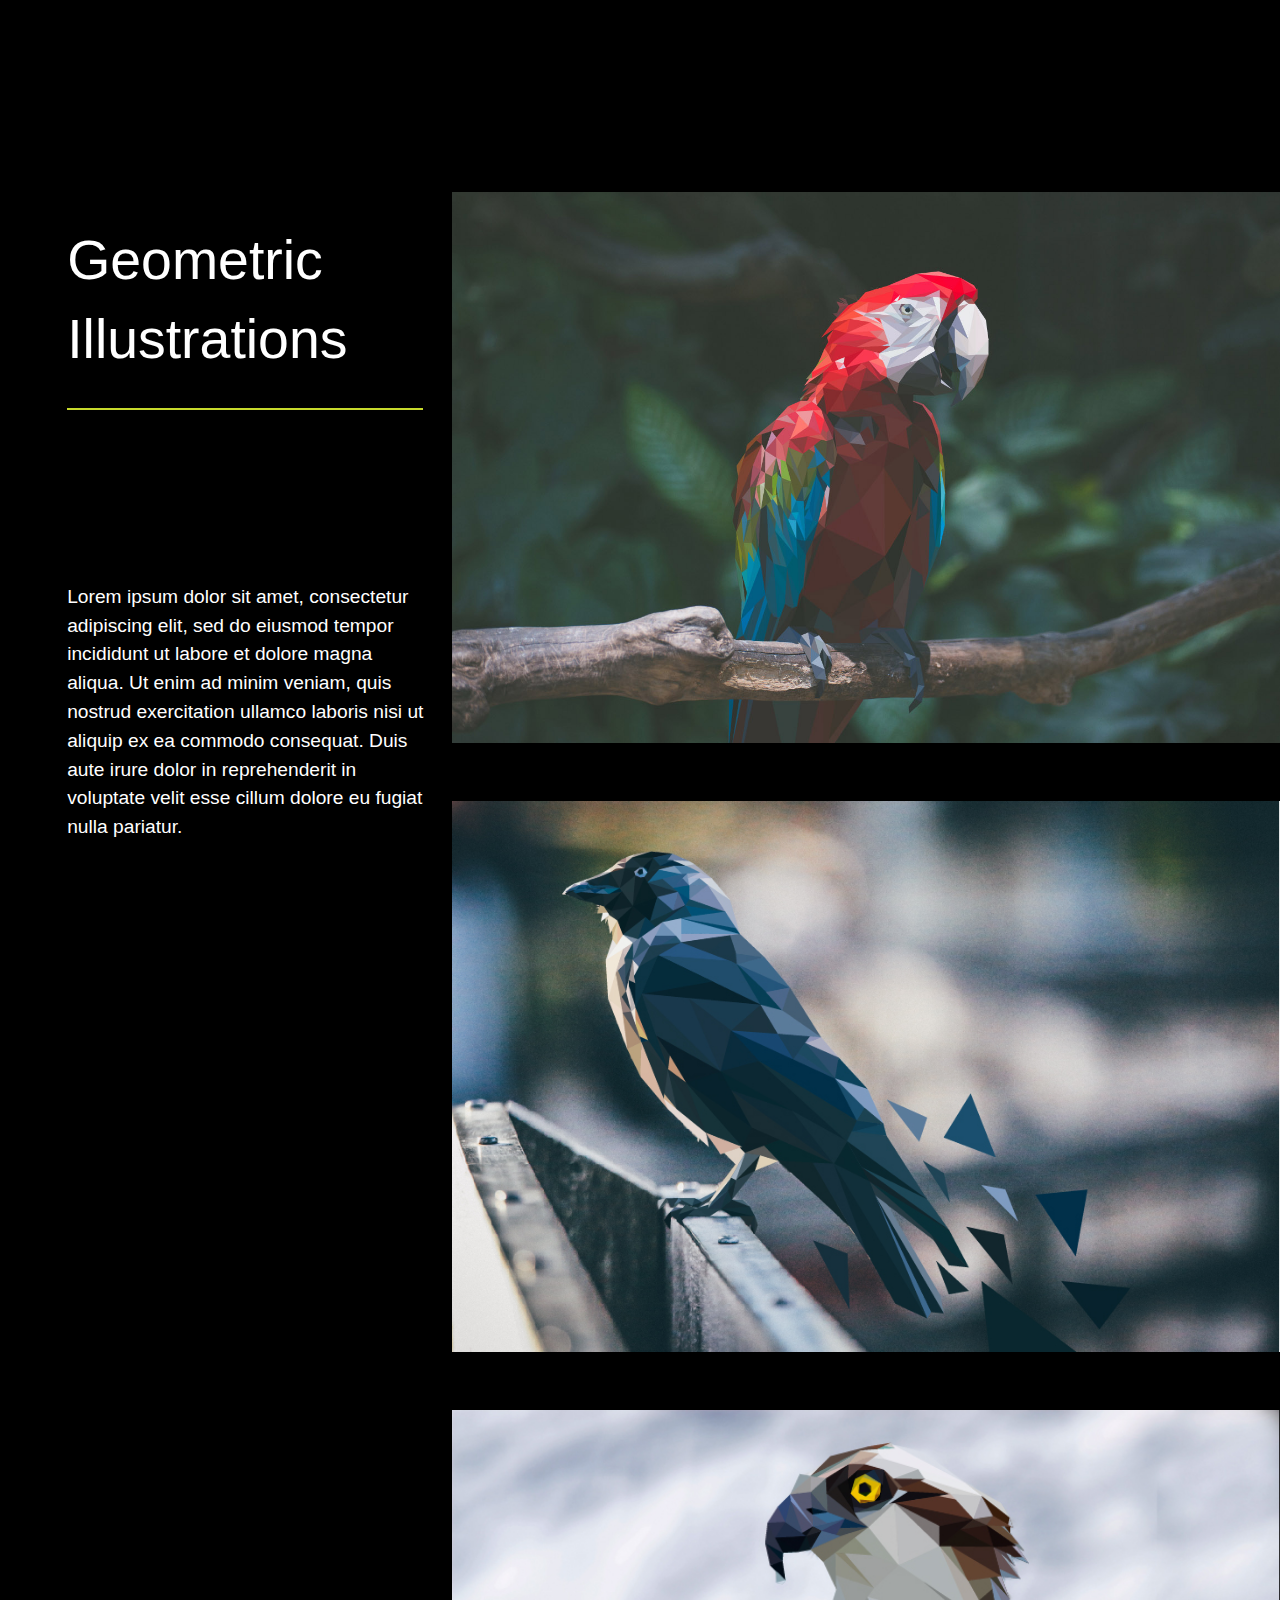
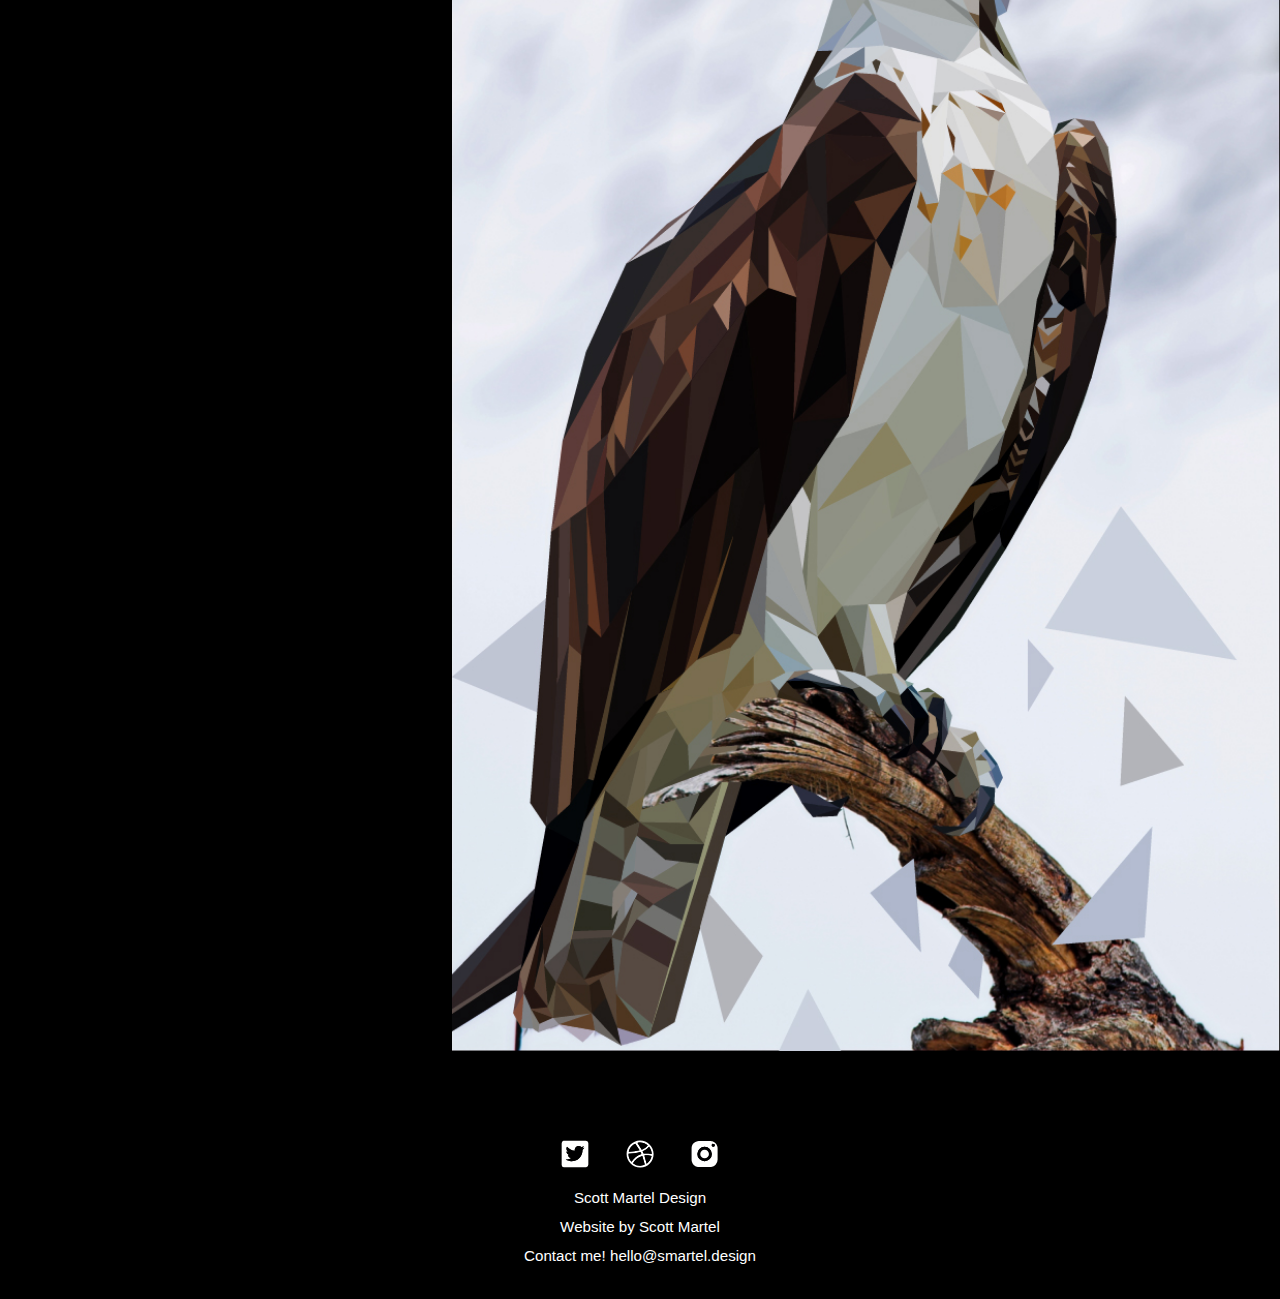
<file: home/geometric-illustrations.html>
<!DOCTYPE html>
<html lang="en-ca">
<head>
<meta charset="utf-8">
<title>Geometric Illustrations</title>
<meta name="viewport" content="width=device-width,initial-scale=1">
<meta name="handheldfriendly" content="true">
<meta name="mobileoptimized" content="240">
<link href="css/modules.css" rel="stylesheet">
<link href="css/grid.css" rel="stylesheet">
<link href="css/type.css" rel="stylesheet">
<link href="css/main.css" rel="stylesheet">
</head>
<body>

<main>

  <main>
    <div class="banner grid">
      <div class="unit s-1 m-1 l-1-3">
        <div class="grid">
          <div class="unit s-1 m-1 banner-text banner-box island">
            <h1 class="tena">Geometric<br>Illustrations</h1>
            <hr class=""><br>
            <div class="push-2">
            </div>
          </div>

          <div class="unit s-1 m-1 island">
              <p>Lorem ipsum dolor sit amet, consectetur adipiscing elit, sed do eiusmod tempor incididunt ut labore et dolore magna aliqua. Ut enim ad minim veniam, quis nostrud exercitation ullamco laboris nisi ut aliquip ex ea commodo consequat. Duis aute irure dolor in reprehenderit in voluptate velit esse cillum dolore eu fugiat nulla pariatur.<p>
          </div>
        </div>
      </div>


      <div class="unit s-1 m-1 l-2-3">
        <div class="push-2 embed embed-3by2">
          <img class="embed-item" src="images/geoparrot.jpg">
        </div>

        <div class="push-2 embed embed-3by2">
          <img class="embed-item" src="images/geoblackbird.jpg">
        </div>

        <div class="push-2 embed embed-2by3">
          <img class="embed-item" src="images/geoosprey.jpg">
        </div>
      </div>
    </div>

    <footer class="micro pad-t pad-b">


      <div class="text-center push-1-2">
        <div class="icons inline-block">
          <a href="https://twitter.com/ScottyMartel">
            <i class="icon i-32">
              <img class="img-flex" src="images/twitter-icon-white.svg">
            </i>
          </a>
        </div>

        <div class="icons inline-block gutter">
          <a href="https://dribbble.com/Smartel">
            <i class="icon i-32">
              <img class="img-flex" src="images/dribbble-icon-white.svg">
            </i>
          </a>
        </div>

        <div class="icons inline-block">
          <a href="https://www.instagram.com/scott.martel/">
            <i class="icon i-32">
              <img class="img-flex" src="images/instagram-icon-white.svg">
            </i>
          </a>
        </div>
      </div>

      <div>
        <p class="text-center push-0">Scott Martel Design</p>
        <p class="text-center push-0">Website by Scott Martel</p>
        <address class="text-center push-0"><a href="mailto:hello@smartel.design">Contact me!  hello@smartel.design</a></address>
      </div>

    </footer>

</main>

</body>
</html>
</file>
<file: home/css/modules.css>
/*
 * Modulifier || Code released under the UNLICENSE
 * Code under other copyrights & licenses listed below.
 * https://modulifier.web-dev.tools/#responsive;images;list-group;embed;media-object;icons;hidden;positioning;nice-lists;forms;buttons;accessibility;print
 */

@-moz-viewport { width: device-width; scale: 1; }
@-ms-viewport { width: device-width; scale: 1; }
@-o-viewport { width: device-width; scale: 1; }
@-webkit-viewport { width: device-width; scale: 1; }
@viewport { width: device-width; scale: 1; }

html {
  box-sizing: border-box;
  -moz-text-size-adjust: 100%;
  -ms-text-size-adjust: 100%;
  -webkit-text-size-adjust: 100%;
  text-size-adjust: 100%;
}

*, *::before, *::after {
  box-sizing: inherit;
}

body {
  margin: 0;
}

article,
aside,
details,
figcaption,
figure,
footer,
header,
main,
menu,
nav,
section,
summary {
  display: block;
}

audio,
canvas,
progress,
video {
  display: inline-block;
  vertical-align: baseline;
}

template {
  display: none;
}

details {
  cursor: pointer;
}

audio:not([controls]) {
  display: none;
  height: 0;
}

a,
area,
button,
input,
label,
select,
textarea,
[tabindex] {
  -ms-touch-action: manipulation;
  touch-action: manipulation;
}

img {
  border: 0;
}

.img-flex,
.img-flex img {
  display: block;
  width: 100%;
}

svg {
  fill: currentColor;
}

svg:not(:root) {
  overflow: hidden;
}

svg.img-flex {
  width: 100%;
  height: 100%;
}

.image-replacement, .ir {
  overflow: hidden;
  direction: ltr;
  text-align: left;
  text-indent: 100%;
  white-space: nowrap;
}

.list-group, .list-group-inline, .list-group--inline {
  padding-left: 0;
  list-style-type: none;
}

.list-group > dd {
  margin-left: 0;
}

.list-group-inline::before,
.list-group-inline::after,
.list-group--inline::before,
.list-group--inline::after {
  content: "";
  display: table;
}

.list-group-inline::after,
.list-group--inline::after {
  clear: both;
}

.list-group-inline > li,
.list-group--inline > li {
  display: inline-block;
}

.list-group-inline > dt,
.list-group--inline > dt {
  clear: left;
  float: left;
  width: 11em;
}

.list-group-inline > dd,
.list-group--inline > dd {
  float: left;
  min-width: 12em;
}

.embed {
  margin-left: 0;
  margin-right: 0;
  overflow: hidden;
  position: relative;
  width: 100%;
}

.embed-1by1, .embed--1by1 {
  padding-top: 100%; /* Square */
}

.embed-4by3, .embed--4by3 {
  padding-top: 75%; /* Traditional TV/computer screens */
}

.embed-iso216, .embed--iso216 {
  padding-top: 70.92%; /* A-standard paper sizes */
}

.embed-3by2, .embed--3by2 {
  padding-top: 66.6%; /* Classic 35 mm film & most digital photos, landscape */
}

.embed-2by3, .embed--2by3 {
  padding-top: 150%; /* Classic 35 mm film & most digital photos, portrait */
}

.embed-golden, .embed--golden {
  padding-top: 61.8%; /* The Golden Ratio */
}

.embed-16by9, .embed--16by9 {
  padding-top: 56.25%; /* HD TV */
}

.embed-185by100, .embed--185by100 {
  padding-top: 54.05%; /* Common widescreen cinema */
}

.embed-24by10, .embed--24by10 {
  padding-top: 41.667%; /* Widescreen cinema: 2.4:1 */
}

.embed-3by1, .embed--3by1 {
  padding-top: 33.3333%; /* Panorama photos */
}

.embed-4by1, .embed--4by1 {
  padding-top: 25%; /* Polyvision */
}

.embed-5by1, .embed--5by1 {
  padding-top: 20%; /* Really wide... */
}

.embed-item, .embed__item {
  min-height: 100%;
  left: 0;
  position: absolute;
  top: 0;
  width: 100%;
}

.media {
  overflow: hidden;
}

.media-img, .media__img {
  float: left;
}

.media-img-reversed, .media__img--reversed {
  float: right;
}

.media-img-stacked, .media__img--stacked {
  float: none;
}

.media-body, .media__body {
  overflow: hidden;
  min-width: 12em; /* Slightly less than 200px, responsiveness built in */
}

.icon {
  display: inline-block;
  position: relative;
  background: transparent none no-repeat center center;
  background-size: contain;
  vertical-align: middle;
}

.i-16, .i--16 {
  height: 16px;
  width: 16px;
}

.i-18, .i--18 {
  height: 18px;
  width: 18px;
}

.i-20, .i--20 {
  height: 20px;
  width: 20px;
}

.i-24, .i--24 {
  height: 24px;
  width: 24px;
}

.i-32, .i--32 {
  height: 32px;
  width: 32px;
}

.i-48, .i--48 {
  height: 48px;
  width: 48px;
}

.i-64, .i--64 {
  height: 64px;
  width: 64px;
}

.i-96, .i--96 {
  height: 96px;
  width: 96px;
}

.i-128, .i--128 {
  height: 128px;
  width: 128px;
}

.i-192, .i--192 {
  height: 192px;
  width: 192px;
}

.i-256, .i--256 {
  height: 256px;
  width: 256px;
}

.icon img,
.icon svg {
  left: 0;
  height: 100%;
  position: absolute;
  top: 0;
  width: 100%;
  fill: currentColor;
}

.icon-label {
  vertical-align: middle;
}

.icon-link,
.icon-link:focus,
.icon-link:hover {
  text-decoration: none;
}

[hidden], .hidden {
  /* stylelint-disable declaration-no-important */
  display: none !important;
  visibility: hidden !important;
  /* stylelint-enable */
}

.visually-hidden {
  height: 1px;
  margin: -1px;
  overflow: hidden;
  padding: 0;
  position: absolute;
  width: 1px;
  border: 0;
  clip: rect(0 0 0 0);
  clip-path: inset(50%);
}

.visually-hidden.focusable:active, .visually-hidden.focusable:focus {
  height: auto;
  margin: 0;
  overflow: visible;
  position: static;
  width: auto;
  clip: auto;
  clip-path: none;
}

.invisible {
  visibility: hidden;
}

.chop,
.crop {
  overflow: hidden;
}

.truncate {
  max-width: 100%;
  overflow: hidden;
  width: 100%;
  text-overflow: ellipsis;
  white-space: nowrap;
}

.scrollable {
  max-width: 100%;
  overflow-x: auto;
  overflow-y: hidden;
  -webkit-overflow-scrolling: touch;
}

.clearfix::after {
  content: " ";
  display: block;
  clear: both;
}

.left {
  float: left;
}

.right {
  float: right;
}

.center-text,
.center-flow {
  text-align: center;
}

.center-block {
  margin-left: auto;
  margin-right: auto;
}

.no-auto-margins,
.not-centered {
  /* stylelint-disable declaration-no-important */
  margin-left: 0 !important;
  margin-right: 0 !important;
  /* stylelint-enable */
}

.center-content,
.center-content-vertical,
.center-contents,
.center-contents-vertical {
  display: -webkit-flex;
  display: -ms-flexbox;
  display: flex;
  -webkit-justify-content: center;
  -ms-flex-pack: center;
  justify-content: center;
  -webkit-align-items: center;
  -ms-flex-align: center;
  align-items: center;
  -webkit-align-content: center;
  -ms-flex-line-pack: center;
  align-content: center;
  -webkit-flex-direction: column wrap;
  -ms-flex-direction: column wrap;
  flex-flow: column wrap;
}

.center-content-start,
.center-content-vertical-start,
.center-contents-start,
.center-contents-vertical-start {
  display: -webkit-flex;
  display: -ms-flexbox;
  display: flex;
  -webkit-justify-content: center;
  -ms-flex-pack: center;
  justify-content: center;
  -webkit-flex-direction: column wrap;
  -ms-flex-direction: column wrap;
  flex-flow: column wrap;
}

.center-content-horizontal,
.center-contents-horizontal {
  display: -webkit-flex;
  display: -ms-flexbox;
  display: flex;
  -webkit-justify-content: center;
  -ms-flex-pack: center;
  justify-content: center;
  -webkit-align-items: center;
  -ms-flex-align: center;
  align-items: center;
  -webkit-align-content: center;
  -ms-flex-line-pack: center;
  align-content: center;
  -webkit-flex-direction: row wrap;
  -ms-flex-direction: row wrap;
  flex-flow: row wrap;
}

.inline {
  display: inline;
}

.block {
  display: block;
}

.inline-block, .ib {
  display: inline-block;
}

.valign-top {
  vertical-align: top;
}

.valign-bottom {
  vertical-align: bottom;
}

.valign-middle {
  vertical-align: middle;
}

.fixed {
  position: fixed;
}

.relative {
  position: relative;
}

[class*="pin-"],
.absolute {
  position: absolute;
}

.static {
  position: static;
}

.zindex-1 {
  z-index: 1;
}

.zindex-2 {
  z-index: 2;
}

.zindex-3 {
  z-index: 3;
}

.zindex-1000 {
  z-index: 1000;
}

.pin-top-left,
.pin-left-top,
.pin-tl,
.pin-lt {
  top: 0;
  left: 0;
}

.pin-top-right,
.pin-right-top,
.pin-tr,
.pin-rt {
  top: 0;
  right: 0;
}

.pin-bottom-left,
.pin-left-bottom,
.pin-bl,
.pin-lb {
  bottom: 0;
  left: 0;
}

.pin-bottom-right,
.pin-right-bottom,
.pin-br,
.pin-rb {
  bottom: 0;
  right: 0;
}

.pin-top-center,
.pin-center-top,
.pin-tc,
.pin-ct {
  left: 50%;
  top: 0;
  transform: translateX(-50%);
}

.pin-bottom-center,
.pin-center-bottom,
.pin-bc,
.pin-cb {
  bottom: 0;
  left: 50%;
  transform: translateX(-50%);
}

.pin-center-left,
.pin-left-center,
.pin-cl,
.pin-lc {
  left: 0;
  top: 50%;
  transform: translateY(-50%);
}

.pin-center-right,
.pin-right-center,
.pin-cr,
.pin-rc {
  right: 0;
  top: 50%;
  transform: translateY(-50%);
}

.pin-center, .pin-c {
  left: 50%;
  top: 50%;
  transform: translate(-50%, -50%);
}

.width-quarter, .w-1-4 {
  width: 25%;
}

.width-half, .w-1-2 {
  width: 50%;
}

.width-full, .w-1 {
  width: 100%;
}

.height-quarter, .h-1-4 {
  height: 25%;
}

.height-half, .h-1-2 {
  height: 50%;
}

.height-full, .h-1 {
  height: 100%;
}

.height-win-quarter, .h-w-1-4 {
  height: 25vh;
  max-height: 46em;
}

.height-win-half, .h-w-1-2 {
  height: 50vh;
  max-height: 46em;
}

.height-win-full, .h-w-1 {
  height: 100vh;
  max-height: 46em;
}

ul {
  list-style-type: none;
}

ul > li::before {
  content: "·";
  float: left;
  margin-left: -1.6em;
  width: 1.3em;
  text-align: right;
}

ol {
  counter-reset: ol-simple-numbers;
  list-style-type: none;
}

ol > li::before {
  float: left;
  margin-left: -1.6em;
  width: 1.3em;
  counter-increment: ol-simple-numbers;
  content: counter(ol-simple-numbers);
  text-align: right;
}

.list-group > li::before,
.list-group-inline > li::before,
.list-group--inline > li::before {
  content: none;
}

/* stylelint-disable no-descending-specificity */

/*
 * (c) Nicolas Gallagher and Jonathan Neal of Normalize.css || MIT License
 *     https://necolas.github.io/normalize.css/
 */

button,
input,
optgroup,
select,
textarea {
  color: inherit;
  font: inherit;
  margin: 0;
}

button,
input {
  overflow: visible;
}

button,
select {
  text-transform: none;
}

button,
html [type="button"],
[type="reset"],
[type="submit"] {
  -webkit-appearance: button;
  cursor: pointer;
}

button[disabled],
html input[disabled] {
  cursor: default;
}

button::-moz-focus-inner,
input::-moz-focus-inner {
  border: 0;
  padding: 0;
}

[type="checkbox"],
[type="radio"] {
  opacity: 0;
  position: absolute;
  height: 1px;
  width: 1px;
}

[type="number"]::-webkit-inner-spin-button,
[type="number"]::-webkit-outer-spin-button {
  height: auto;
}

[type="search"]::-webkit-search-cancel-button,
[type="search"]::-webkit-search-decoration {
  -webkit-appearance: none;
}

fieldset {
  padding-left: 0;
  padding-right: 0;

  border: 0;
  border-top: 2px solid #666;
}

legend {
  color: inherit;
  display: table;
  max-width: 100%;
  padding: 0 .3em 0 0;
  white-space: normal;

  border: 0;

  font-weight: bold;
}

optgroup {
  font-weight: bold;
}

::-webkit-input-placeholder {
  color: inherit;
  opacity: .54;
}

::-webkit-file-upload-button {
  -webkit-appearance: button;
  font: inherit;
}

/* End Normalize.css code */

label,
.label-block {
  display: block;
  cursor: pointer;
}

[type="checkbox"] + label,
[type="radio"] + label,
.label-inline {
  display: inline-block;
}

input:not([type]),
[type="text"],
[type="number"],
[type="search"],
[type="url"],
[type="email"],
[type="password"],
[type="tel"],
[type="datetime-local"],
[type="month"],
[type="week"],
[type="date"],
[type="time"],
[type="range"],
select,
textarea {
  -moz-appearance: none;
  -webkit-appearance: none;
  appearance: none;
}

input,
textarea {
  display: block;
  width: 100%;

  background-color: #fff;
  border: 2px solid #666;
  border-radius: 0;
}

label {
  vertical-align: middle;
}

textarea {
  max-width: 100%;
  min-height: 4em;
  overflow: auto;
}

[type="color"] {
  display: inline-block;
  width: 2em;
}

select {
  display: block;
  width: 100%;

  background-image: url("data:image/svg+xml,%3Csvg xmlns='http://www.w3.org/2000/svg' width='256' height='256' viewBox='0 0 256 256'%3E%3Cpath fill='none' stroke='%23000' stroke-miterlimit='10' stroke-width='70' d='M36.3 82.1l91.9 91.8 91.5-91.8'/%3E%3C/svg%3E");
  background-repeat: no-repeat;
  background-position: calc(100% - .4em) center;
  background-size: 18px auto;
  background-color: #fff;
  border: 2px solid #666;
  border-radius: 0;
}

[type="checkbox"] + label::before {
  content: " ";
  display: inline-block;
  height: 1.8em;
  margin-right: .3em;
  position: relative;
  vertical-align: middle;
  top: -.1em;
  width: 1.8em;

  background-color: #fff;
  background-size: cover;
  border: 2px solid #666;

  line-height: inherit;
}

[type="checkbox"]:checked + label::before {
  background-image: url("data:image/svg+xml,%3Csvg xmlns='http://www.w3.org/2000/svg' width='256' height='256' viewBox='0 0 256 256'%3E%3Cpath fill='none' stroke='%23000' stroke-miterlimit='10' stroke-width='50' d='M49.9 130.1l50.8 50.7L206.1 75.2'/%3E%3C/svg%3E");
}

[type="checkbox"]:focus + label::before {
  outline: 3px solid #000;
  z-index: 1000;
}

[type="radio"] + label::before {
  content: " ";
  display: inline-block;
  height: 1.8em;
  margin-right: .3em;
  position: relative;
  vertical-align: middle;
  top: -.1em;
  width: 1.8em;

  background-color: #fff;
  background-size: cover;
  border: 2px solid #666;
  border-radius: 50%;

  line-height: inherit;
}

[type="radio"]:checked + label::before {
  background-image: url("data:image/svg+xml,%3Csvg xmlns='http://www.w3.org/2000/svg' width='256' height='256' viewBox='0 0 256 256'%3E%3Ccircle cx='128' cy='128' r='70.4'/%3E%3C/svg%3E");
}

[type="radio"]:focus + label::before,
[type="radio"] + label:focus::before {
  box-shadow: 0 0 0 3px #000;
  z-index: 1000;
}

[type="range"] {
  border: 0;
  background-color: #fff;
}

[type="range"]::-webkit-slider-runnable-track {
  height: 6px;

  -webkit-appearance: none;
  appearance: none;
  background-color: #ccc;
  border: 0;
  border-radius: 3px;
}

[type="range"]:active::-webkit-slider-runnable-track {
  background-color: #ccc;
}

[type="range"]::-moz-range-track {
  height: 6px;

  -moz-appearance: none;
  appearance: none;
  background-color: #ccc;
  border: 0;
  border-radius: 3px;
}

[type="range"]:active::-moz-range-track {
  background-color: #ccc;
}

[type="range"]::-ms-track {
  height: 6px;

  -ms-appearance: none;
  appearance: none;
  background-color: #ccc;
  border: 0;
  border-radius: 3px;
}

[type="range"]:active::-ms-track {
  background-color: #ccc;
}

[type="range"]::-webkit-slider-thumb {
  margin-top: -4px;
  height: 16px;
  width: 16px;

  -webkit-appearance: none;
  appearance: none;
  background-color: #000;
  border: none;
  border-radius: 50%;
}

[type="range"]:hover::-webkit-slider-thumb {
  background-color: #000;
}

[type="range"]:active::-webkit-slider-thumb {
  background-color: #000;
}

[type="range"]::-moz-range-thumb {
  margin-top: -4px;
  height: 16px;
  width: 16px;

  -webkit-appearance: none;
  appearance: none;
  background-color: #000;
  border: none;
  border-radius: 50%;
}

[type="range"]:hover::-moz-range-thumb {
  background-color: #000;
}

[type="range"]:active::-moz-range-thumb {
  background-color: #000;
}

[type="range"]::-ms-thumb {
  margin-top: -4px;
  height: 16px;
  width: 16px;

  -webkit-appearance: none;
  appearance: none;
  background-color: #000;
  border: none;
  border-radius: 50%;
}

[type="range"]:hover::-ms-thumb {
  background-color: #000;
}

[type="range"]:active::-ms-thumb {
  background-color: #000;
}

[type="checkbox"].hide-custom-input + label::before,
[type="checkbox"] + .hide-custom-input::before,
[type="radio"].hide-custom-input + label::before,
[type="radio"] + .hide-custom-input::before {
  content: none;
  display: none;
}

/* stylelint-enable */

.link-box {
  display: block;
  text-decoration: none;
}

/* stylelint-disable no-descending-specificity */

button,
.btn {
  cursor: pointer;
  display: inline-block;
  margin: 0;
  overflow: visible;
  padding: .375em .75em .42em;
  -webkit-appearance: none;
  -moz-appearance: none;
  appearance: none;
  background-color: #333;
  border-radius: 4px;
  border: 3px solid #333;
  color: #fff;
  font: inherit;
  text-decoration: none;
  text-transform: none;
}

button::-moz-focus-inner {
  border: 0;
  padding: 0;
}

/* stylelint-enable */

button:focus,
button:hover,
.btn:focus,
.btn:hover {
  background-color: #000;
  border-color: #000;
  color: #fff;
}

button[disabled] {
  cursor: default;
}

.btn-light, .btn--light {
  background-color: #e2e2e2;
  border-color: #e2e2e2;
  color: #000;
}

.btn-light:focus,
.btn-light:hover,
.btn--light:focus,
.btn--light:hover {
  background-color: #666;
  border-color: #666;
  color: #fff;
}

.btn-ghost,
.btn--ghost {
  background-color: transparent;
  border-color: #333;
  color: #000;
}

.btn-ghost:focus,
.btn-ghost:hover,
.btn--ghost:focus,
.btn--ghost:hover {
  background-color: #e2e2e2;
  border-color: #000;
  color: #000;
}

.btn-link {
  display: inline;
  padding: 0;
  background-color: transparent;
  border-radius: 0;
  border: 0;
  color: inherit;
}

.btn-link:focus,
.btn-link:hover {
  background-color: transparent;
  color: inherit;
}

a:hover, a:active {
  outline: none;
}

a:focus,
[tabindex="0"]:focus,
details:focus,
summary:focus,
input:focus,
textarea:focus,
button:focus,
select:focus {
  outline: 3px solid #000;
  outline-offset: 0;
}

a:focus, [tabindex="0"]:focus {
  outline-offset: 3px;
}

.skip-links {
  margin: 0;
  padding: 0;
  list-style-type: none;
}

.skip-links > li::before {
  content: none; /* Remove the bullets if nice lists is selected */
}

.skip-links a,
.skip-links button {
  padding: .5em .75em;
  position: absolute;
  top: -10em;
  z-index: 10000; /* To make sure they're always on top */
  background-color: #000;
  border: 0;
  color: #fff;
  font-size: 1.125rem;
  font-weight: bold;
  text-decoration: none;
}

.skip-links a:focus,
.skip-links button:focus {
  outline-offset: 3px;
  top: 0;
}

[aria-busy="true"] {
  cursor: progress;
}

[aria-controls] {
  cursor: pointer;
}

[aria-disabled] {
  cursor: default;
}

.print-only {
  display: none;
  visibility: hidden;
}

.page-break-before {
  page-break-before: always;
}

.page-break-after {
  page-break-after: always;
}

.no-page-break-inside {
  page-break-inside: avoid;
}

@media print {

  /* stylelint-disable declaration-no-important */

  .no-print {
    display: none !important;
    visibility: hidden !important;
  }

  .print-only,
  .force-print {
    display: block !important;
    visibility: visible !important;
  }

  /* stylelint-enable */

  .visually-hidden.force-print {
    height: auto;
    margin: 0;
    overflow: visible;
    padding: 0;
    position: static;
    width: auto;
    border: 0;
    clip: initial;
    clip-path: none;
  }

  /*
   * (c) Fabien Sa || MIT License
   *     http://bafs.github.io/Gutenberg/
   */

  table,
  blockquote,
  pre,
  code,
  figure,
  li,
  hr,
  ul,
  ol,
  a,
  tr {
    page-break-inside: avoid;
  }

  h1, h2, h3, h4, h5, h6, p, a {
    orphans: 3;
    widows: 3;
  }

  h1,
  h2,
  h3,
  h4,
  h5,
  h6 {
    page-break-after: avoid;
    page-break-inside: avoid;
  }

  h1 + p,
  h2 + p,
  h3 + p,
  h4 + p,
  h5 + p,
  h6 + p {
    page-break-before: avoid;
  }

  img {
    page-break-after: auto;
    page-break-before: auto;
    page-break-inside: avoid;
  }

  /* stylelint-disable declaration-no-important */

  pre {
    white-space: pre-wrap !important;
    word-wrap: break-word;
  }

  /* stylelint-enable */

  /* End Gutenberg code */

  /*
   * (c) HTML5 Boilerplate || MIT License
   *     https://html5boilerplate.com/
   */

  /* stylelint-disable declaration-no-important */

  *, *::before, *::after, *::first-letter, *::first-line {
    background: none transparent !important;
    color: #000 !important;
    box-shadow: none !important;
    text-shadow: none !important;
  }

  /* stylelint-enable */

  a, a:visited {
    text-decoration: underline;
  }

  a[href]::after {
    content: " (" attr(href) ")";
  }

  abbr[title]::after {
    content: " (" attr(title) ")";
  }

  a[href^="#"]::after,
  a[href^="javascript:"]::after,
  a.no-print-href::after,
  a.href-no-print::after {
    content: "";
  }

  thead {
    display: table-header-group;
  }

  /* End HTML5 Boilerplate code */

}
</file>
<file: home/css/grid.css>
/*
  Gridifier || Code released under the UNLICENSE
  https://gridifier.web-dev.tools/#xs,4,0,0,0;s,4,25,0,0;m,4,38,1,1;l,4,60,1,1
*/

.grid {
  margin: 0;
  padding: 0;
  letter-spacing: -.31em;
  text-rendering: optimizeSpeed;
  display: -webkit-flex;
  display: -ms-flexbox;
  display: flex;
  -webkit-flex-flow: row wrap;
  -ms-flex-flow: row wrap;
  flex-flow: row wrap;
}

.grid-bottom {
  -webkit-align-items: flex-end;
  -ms-align-items: flex-end;
  align-items: flex-end;
}

.grid-middle {
  -webkit-align-items: center;
  -ms-align-items: center;
  align-items: center;
}

.grid-stretch {
  -webkit-align-items: stretch;
  -ms-align-items: stretch;
  align-items: stretch;
}

.opera-only :-o-prefocus,
.grid {
  word-spacing: -.43em;
}

.unit {
  letter-spacing: normal;
  text-rendering: auto;
  vertical-align: top;
  word-spacing: normal;
  display: inline-block;
  visibility: visible;
}

.grid-bottom .unit {
  vertical-align: bottom;
}

.grid-middle .unit {
  vertical-align: middle;
}

[class*="unit-push-"],
[class*="unit-pull-"] {
  position: relative;
}

.unit-content-distribute {
  display: -ms-flexbox;
  display: -webkit-flex;
  display: flex;
  -ms-flex-direction: column;
  -webkit-flex-direction: column;
  flex-direction: column;
  -ms-flex-pack: justify;
  -webkit-justify-content: space-between;
  justify-content: space-between;
}

.unit-content-center,
.unit-content-center-vertical {
  display: -webkit-flex;
  display: -ms-flexbox;
  display: flex;
  -webkit-justify-content: center;
  -ms-flex-pack: center;
  justify-content: center;
  -webkit-align-items: center;
  -ms-flex-align: center;
  align-items: center;
  -webkit-align-content: center;
  -ms-flex-line-pack: center;
  align-content: center;
  -webkit-flex-direction: column wrap;
  -ms-flex-direction: column wrap;
  flex-flow: column wrap;
}

.unit-content-center-horizontal {
  display: -webkit-flex;
  display: -ms-flexbox;
  display: flex;
  -webkit-justify-content: center;
  -ms-flex-pack: center;
  justify-content: center;
  -webkit-align-items: center;
  -ms-flex-align: center;
  align-items: center;
  -webkit-align-content: center;
  -ms-flex-line-pack: center;
  align-content: center;
  -webkit-flex-direction: row wrap;
  -ms-flex-direction: row wrap;
  flex-flow: row wrap;
}

.content-fill,
.content-stretch {
  -ms-flex-grow: 2;
  -webkit-flex-grow: 2;
  flex-grow: 2;
  max-width: 100%; /* @bugfix: IE 10, 11 */
}

.content-shrink {
  -ms-align-self: center;
  -webkit-align-self: center;
  align-self: center;
}

.unit-xs-hidden,
.xs-0 {
  display: none;
  visibility: hidden;
}

.unit-xs-centered {
  margin: 0 auto;
}

.unit-xs-1,
.xs-1 {
  display: block;
  visibility: visible;
  width: 100%;
}

.unit-xs-1-2,
.xs-1-2 {
  width: 50%;
}

.unit-xs-1-3,
.xs-1-3 {
  width: 33.3333%;
}

.unit-xs-2-3,
.xs-2-3 {
  width: 66.6667%;
}

.unit-xs-1-4,
.xs-1-4 {
  width: 25%;
}

.unit-xs-3-4,
.xs-3-4 {
  width: 75%;
}

.unit-xs-1-2,
.xs-1-2,
.unit-xs-1-3,
.xs-1-3,
.unit-xs-2-3,
.xs-2-3,
.unit-xs-1-4,
.xs-1-4,
.unit-xs-3-4,
.xs-3-4 {
  display: inline-block;
  visibility: visible;
}

.unit-xs-1-2[class*="-content-"],
.xs-1-2[class*="-content-"],
.unit-xs-1-3[class*="-content-"],
.xs-1-3[class*="-content-"],
.unit-xs-2-3[class*="-content-"],
.xs-2-3[class*="-content-"],
.unit-xs-1-4[class*="-content-"],
.xs-1-4[class*="-content-"],
.unit-xs-3-4[class*="-content-"],
.xs-3-4[class*="-content-"] {
  display: -webkit-flex;
  display: -ms-flexbox;
  display: flex;
}

.unit-xs-content-distribute,
.xs-content-distribute {
  display: -ms-flexbox;
  display: -webkit-flex;
  display: flex;
  -ms-flex-direction: column;
  -webkit-flex-direction: column;
  flex-direction: column;
  -ms-flex-pack: justify;
  -webkit-justify-content: space-between;
  justify-content: space-between;
}

.unit-xs-content-center,
.unit-xs-content-center-vertical {
  display: -webkit-flex;
  display: -ms-flexbox;
  display: flex;
  -webkit-justify-content: center;
  -ms-flex-pack: center;
  justify-content: center;
  -webkit-align-items: center;
  -ms-flex-align: center;
  align-items: center;
  -webkit-align-content: center;
  -ms-flex-line-pack: center;
  align-content: center;
  -webkit-flex-direction: column wrap;
  -ms-flex-direction: column wrap;
  flex-flow: column wrap;
}

.unit-xs-content-center-horizontal {
  display: -webkit-flex;
  display: -ms-flexbox;
  display: flex;
  -webkit-justify-content: center;
  -ms-flex-pack: center;
  justify-content: center;
  -webkit-align-items: center;
  -ms-flex-align: center;
  align-items: center;
  -webkit-align-content: center;
  -ms-flex-line-pack: center;
  align-content: center;
  -webkit-flex-direction: row wrap;
  -ms-flex-direction: row wrap;
  flex-flow: row wrap;
}

.xs-content-fill,
.xs-content-stretch {
  -ms-flex-grow: 2;
  -webkit-flex-grow: 2;
  flex-grow: 2;
  max-width: 100%; /* @bugfix: IE 10, 11 */
}

.xs-content-shrink {
  -ms-align-self: center;
  -webkit-align-self: center;
  align-self: center;
}

@media only screen and (min-width: 25em) {

  .unit-s-hidden,
  .s-0 {
    display: none;
    visibility: hidden;
  }

  .unit-s-centered {
    margin: 0 auto;
  }

  .unit-s-1,
  .s-1 {
    display: block;
    visibility: visible;
    width: 100%;
  }

  .unit-s-1-2,
  .s-1-2 {
    width: 50%;
  }

  .unit-s-1-3,
  .s-1-3 {
    width: 33.3333%;
  }

  .unit-s-2-3,
  .s-2-3 {
    width: 66.6667%;
  }

  .unit-s-1-4,
  .s-1-4 {
    width: 25%;
  }

  .unit-s-3-4,
  .s-3-4 {
    width: 75%;
  }

  .unit-s-1-2,
  .s-1-2,
  .unit-s-1-3,
  .s-1-3,
  .unit-s-2-3,
  .s-2-3,
  .unit-s-1-4,
  .s-1-4,
  .unit-s-3-4,
  .s-3-4 {
    display: inline-block;
    visibility: visible;
  }

  .unit-s-1-2[class*="-content-"],
  .s-1-2[class*="-content-"],
  .unit-s-1-3[class*="-content-"],
  .s-1-3[class*="-content-"],
  .unit-s-2-3[class*="-content-"],
  .s-2-3[class*="-content-"],
  .unit-s-1-4[class*="-content-"],
  .s-1-4[class*="-content-"],
  .unit-s-3-4[class*="-content-"],
  .s-3-4[class*="-content-"] {
    display: -webkit-flex;
    display: -ms-flexbox;
    display: flex;
  }

  .unit-s-content-distribute,
  .s-content-distribute {
    display: -ms-flexbox;
    display: -webkit-flex;
    display: flex;
    -ms-flex-direction: column;
    -webkit-flex-direction: column;
    flex-direction: column;
    -ms-flex-pack: justify;
    -webkit-justify-content: space-between;
    justify-content: space-between;
  }

  .unit-s-content-center,
  .unit-s-content-center-vertical {
    display: -webkit-flex;
    display: -ms-flexbox;
    display: flex;
    -webkit-justify-content: center;
    -ms-flex-pack: center;
    justify-content: center;
    -webkit-align-items: center;
    -ms-flex-align: center;
    align-items: center;
    -webkit-align-content: center;
    -ms-flex-line-pack: center;
    align-content: center;
    -webkit-flex-direction: column wrap;
    -ms-flex-direction: column wrap;
    flex-flow: column wrap;
  }

  .unit-s-content-center-horizontal {
    display: -webkit-flex;
    display: -ms-flexbox;
    display: flex;
    -webkit-justify-content: center;
    -ms-flex-pack: center;
    justify-content: center;
    -webkit-align-items: center;
    -ms-flex-align: center;
    align-items: center;
    -webkit-align-content: center;
    -ms-flex-line-pack: center;
    align-content: center;
    -webkit-flex-direction: row wrap;
    -ms-flex-direction: row wrap;
    flex-flow: row wrap;
  }

  .s-content-fill,
  .s-content-stretch {
    -ms-flex-grow: 2;
    -webkit-flex-grow: 2;
    flex-grow: 2;
    max-width: 100%; /* @bugfix: IE 10, 11 */
  }

  .s-content-shrink {
    -ms-align-self: center;
    -webkit-align-self: center;
    align-self: center;
  }

}

@media only screen and (min-width: 38em) {

  .unit-m-hidden,
  .m-0 {
    display: none;
    visibility: hidden;
  }

  .unit-m-centered {
    margin: 0 auto;
  }

  .unit-m-1,
  .m-1 {
    display: block;
    visibility: visible;
    width: 100%;
  }

  .unit-offset-m-0 {
    margin-left: 0;
  }

  .unit-push-m-0,
  .unit-pull-m-0 {
    left: 0;
  }

  .unit-m-1-2,
  .m-1-2 {
    width: 50%;
  }

  .unit-offset-m-1-2 {
    margin-left: 50%;
  }

  .unit-push-m-1-2 {
    left: 50%;
  }

  .unit-pull-m-1-2 {
    left: -50%;
  }

  .unit-m-1-3,
  .m-1-3 {
    width: 33.3333%;
  }

  .unit-offset-m-1-3 {
    margin-left: 33.3333%;
  }

  .unit-push-m-1-3 {
    left: 33.3333%;
  }

  .unit-pull-m-1-3 {
    left: -33.3333%;
  }

  .unit-m-2-3,
  .m-2-3 {
    width: 66.6667%;
  }

  .unit-offset-m-2-3 {
    margin-left: 66.6667%;
  }

  .unit-push-m-2-3 {
    left: 66.6667%;
  }

  .unit-pull-m-2-3 {
    left: -66.6667%;
  }

  .unit-m-1-4,
  .m-1-4 {
    width: 25%;
  }

  .unit-offset-m-1-4 {
    margin-left: 25%;
  }

  .unit-push-m-1-4 {
    left: 25%;
  }

  .unit-pull-m-1-4 {
    left: -25%;
  }

  .unit-m-3-4,
  .m-3-4 {
    width: 75%;
  }

  .unit-offset-m-3-4 {
    margin-left: 75%;
  }

  .unit-push-m-3-4 {
    left: 75%;
  }

  .unit-pull-m-3-4 {
    left: -75%;
  }

  .unit-m-1-2,
  .m-1-2,
  .unit-m-1-3,
  .m-1-3,
  .unit-m-2-3,
  .m-2-3,
  .unit-m-1-4,
  .m-1-4,
  .unit-m-3-4,
  .m-3-4 {
    display: inline-block;
    visibility: visible;
  }

  .unit-m-1-2[class*="-content-"],
  .m-1-2[class*="-content-"],
  .unit-m-1-3[class*="-content-"],
  .m-1-3[class*="-content-"],
  .unit-m-2-3[class*="-content-"],
  .m-2-3[class*="-content-"],
  .unit-m-1-4[class*="-content-"],
  .m-1-4[class*="-content-"],
  .unit-m-3-4[class*="-content-"],
  .m-3-4[class*="-content-"] {
    display: -webkit-flex;
    display: -ms-flexbox;
    display: flex;
  }

  .unit-m-content-distribute,
  .m-content-distribute {
    display: -ms-flexbox;
    display: -webkit-flex;
    display: flex;
    -ms-flex-direction: column;
    -webkit-flex-direction: column;
    flex-direction: column;
    -ms-flex-pack: justify;
    -webkit-justify-content: space-between;
    justify-content: space-between;
  }

  .unit-m-content-center,
  .unit-m-content-center-vertical {
    display: -webkit-flex;
    display: -ms-flexbox;
    display: flex;
    -webkit-justify-content: center;
    -ms-flex-pack: center;
    justify-content: center;
    -webkit-align-items: center;
    -ms-flex-align: center;
    align-items: center;
    -webkit-align-content: center;
    -ms-flex-line-pack: center;
    align-content: center;
    -webkit-flex-direction: column wrap;
    -ms-flex-direction: column wrap;
    flex-flow: column wrap;
  }

  .unit-m-content-center-horizontal {
    display: -webkit-flex;
    display: -ms-flexbox;
    display: flex;
    -webkit-justify-content: center;
    -ms-flex-pack: center;
    justify-content: center;
    -webkit-align-items: center;
    -ms-flex-align: center;
    align-items: center;
    -webkit-align-content: center;
    -ms-flex-line-pack: center;
    align-content: center;
    -webkit-flex-direction: row wrap;
    -ms-flex-direction: row wrap;
    flex-flow: row wrap;
  }

  .m-content-fill,
  .m-content-stretch {
    -ms-flex-grow: 2;
    -webkit-flex-grow: 2;
    flex-grow: 2;
    max-width: 100%; /* @bugfix: IE 10, 11 */
  }

  .m-content-shrink {
    -ms-align-self: center;
    -webkit-align-self: center;
    align-self: center;
  }

}

@media only screen and (min-width: 60em) {

  .unit-l-hidden,
  .l-0 {
    display: none;
    visibility: hidden;
  }

  .unit-l-centered {
    margin: 0 auto;
  }

  .unit-l-1,
  .l-1 {
    display: block;
    visibility: visible;
    width: 100%;
  }

  .unit-offset-l-0 {
    margin-left: 0;
  }

  .unit-push-l-0,
  .unit-pull-l-0 {
    left: 0;
  }

  .unit-l-1-2,
  .l-1-2 {
    width: 50%;
  }

  .unit-offset-l-1-2 {
    margin-left: 50%;
  }

  .unit-push-l-1-2 {
    left: 50%;
  }

  .unit-pull-l-1-2 {
    left: -50%;
  }

  .unit-l-1-3,
  .l-1-3 {
    width: 33.3333%;
  }

  .unit-offset-l-1-3 {
    margin-left: 33.3333%;
  }

  .unit-push-l-1-3 {
    left: 33.3333%;
  }

  .unit-pull-l-1-3 {
    left: -33.3333%;
  }

  .unit-l-2-3,
  .l-2-3 {
    width: 66.6667%;
  }

  .unit-offset-l-2-3 {
    margin-left: 66.6667%;
  }

  .unit-push-l-2-3 {
    left: 66.6667%;
  }

  .unit-pull-l-2-3 {
    left: -66.6667%;
  }

  .unit-l-1-4,
  .l-1-4 {
    width: 25%;
  }

  .unit-offset-l-1-4 {
    margin-left: 25%;
  }

  .unit-push-l-1-4 {
    left: 25%;
  }

  .unit-pull-l-1-4 {
    left: -25%;
  }

  .unit-l-3-4,
  .l-3-4 {
    width: 75%;
  }

  .unit-offset-l-3-4 {
    margin-left: 75%;
  }

  .unit-push-l-3-4 {
    left: 75%;
  }

  .unit-pull-l-3-4 {
    left: -75%;
  }

  .unit-l-1-2,
  .l-1-2,
  .unit-l-1-3,
  .l-1-3,
  .unit-l-2-3,
  .l-2-3,
  .unit-l-1-4,
  .l-1-4,
  .unit-l-3-4,
  .l-3-4 {
    display: inline-block;
    visibility: visible;
  }

  .unit-l-1-2[class*="-content-"],
  .l-1-2[class*="-content-"],
  .unit-l-1-3[class*="-content-"],
  .l-1-3[class*="-content-"],
  .unit-l-2-3[class*="-content-"],
  .l-2-3[class*="-content-"],
  .unit-l-1-4[class*="-content-"],
  .l-1-4[class*="-content-"],
  .unit-l-3-4[class*="-content-"],
  .l-3-4[class*="-content-"] {
    display: -webkit-flex;
    display: -ms-flexbox;
    display: flex;
  }

  .unit-l-content-distribute,
  .l-content-distribute {
    display: -ms-flexbox;
    display: -webkit-flex;
    display: flex;
    -ms-flex-direction: column;
    -webkit-flex-direction: column;
    flex-direction: column;
    -ms-flex-pack: justify;
    -webkit-justify-content: space-between;
    justify-content: space-between;
  }

  .unit-l-content-center,
  .unit-l-content-center-vertical {
    display: -webkit-flex;
    display: -ms-flexbox;
    display: flex;
    -webkit-justify-content: center;
    -ms-flex-pack: center;
    justify-content: center;
    -webkit-align-items: center;
    -ms-flex-align: center;
    align-items: center;
    -webkit-align-content: center;
    -ms-flex-line-pack: center;
    align-content: center;
    -webkit-flex-direction: column wrap;
    -ms-flex-direction: column wrap;
    flex-flow: column wrap;
  }

  .unit-l-content-center-horizontal {
    display: -webkit-flex;
    display: -ms-flexbox;
    display: flex;
    -webkit-justify-content: center;
    -ms-flex-pack: center;
    justify-content: center;
    -webkit-align-items: center;
    -ms-flex-align: center;
    align-items: center;
    -webkit-align-content: center;
    -ms-flex-line-pack: center;
    align-content: center;
    -webkit-flex-direction: row wrap;
    -ms-flex-direction: row wrap;
    flex-flow: row wrap;
  }

  .l-content-fill,
  .l-content-stretch {
    -ms-flex-grow: 2;
    -webkit-flex-grow: 2;
    flex-grow: 2;
    max-width: 100%; /* @bugfix: IE 10, 11 */
  }

  .l-content-shrink {
    -ms-align-self: center;
    -webkit-align-self: center;
    align-self: center;
  }

}
</file>
<file: home/css/type.css>
/*
  Typografier || Code released under the UNLICENSE
  https://typografier.web-dev.tools/#0,100,1.3,1.067,0;38,110,1.4,1.125,1;60,120,1.5,1.125,1;90,130,1.5,1.125,1
*/

html {
  font-size: 100%;
  line-height: 1.3;
}

a {
  background-color: transparent;
  -webkit-text-decoration-skip: objects;
}

sub,
sup {
  font-size: .75em;
  line-height: 1px;
  position: relative;
  vertical-align: baseline;
}

sup {
  top: -.5em;
}

sub {
  bottom: -.25em;
}

pre,
code,
kbd,
samp {
  font-size: 1em;
}

abbr[title] {
  border-bottom: none;
  text-decoration: underline;
  text-decoration: underline dotted;
}

b,
strong {
  font-weight: bold;
}

dfn,
caption {
  font-style: italic;
}

hr {
  border: 0;
  border-top: 2px solid #000;
  height: 0;
}

table {
  border-collapse: collapse;
  border-spacing: 0;
  width: 100%;
  table-layout: fixed;
}

caption {
  text-align: left;
}

th,
td {
  border-bottom: 1px solid #000;
  text-align: left;
  vertical-align: top;
}

thead th {
  vertical-align: bottom;

  border-bottom-width: 2px;
}

.text-left {
  text-align: left;
}

.text-right {
  text-align: right;
}

.text-center {
  text-align: center;
}

.normal {
  font-weight: normal;
  font-style: normal;
}

.not-bold {
  font-weight: normal;
}

.not-italic {
  font-style: normal;
}

.bold {
  font-weight: bold;
}

.italic {
  font-style: italic;
}

.text-upper {
  text-transform: uppercase;
}

.text-lower {
  text-transform: lowercase;
}

.wrapper {
  margin-left: auto;
  margin-right: auto;
  max-width: 52em;
  width: 100%;
}

.wrapper-no-center {
  max-width: 52em;
  width: 100%;
}

.max-length {
  margin-left: auto;
  margin-right: auto;
  max-width: 36em;
  width: 100%;
}

.max-length-no-center {
  max-width: 36em;
  width: 100%;
}

h1,
h2,
h3,
h4,
h5,
h6,
p,
ul,
ol,
dl,
dd,
figure,
blockquote,
details,
hr,
fieldset,
pre,
table,
caption {
  margin: 0 0 1.3rem;
}

.tenamega {
  font-size: 2.0408rem;
  line-height: 2.925rem;
}

.tenakilo {
  font-size: 1.9127rem;
  line-height: 2.6rem;
}

.tena {
  font-size: 1.7926rem;
  line-height: 2.6rem;
}

.nina {
  font-size: 1.68rem;
  line-height: 2.275rem;
}

.yotta {
  font-size: 1.5745rem;
  line-height: 2.275rem;
}

.zetta {
  font-size: 1.4757rem;
  line-height: 1.95rem;
}

h1,
.exa {
  font-size: 1.383rem;
  line-height: 1.95rem;
}

h2,
.peta {
  font-size: 1.2962rem;
  line-height: 1.95rem;
}

h3,
.tera {
  font-size: 1.2148rem;
  line-height: 1.625rem;
}

h4,
.giga {
  font-size: 1.1385rem;
  line-height: 1.625rem;
}

h5,
.mega {
  font-size: 1.067rem;
  line-height: 1.625rem;
}

h6,
.kilo,
input,
textarea {
  font-size: 1rem;
  line-height: 1.3rem;
}

small,
.milli {
  font-size: .9372rem;
  line-height: 1.3rem;
}

.micro {
  font-size: .8784rem;
  line-height: 1.3rem;
}

.nano {
  font-size: .8232rem;
  line-height: 1.3rem;
}

.pico {
  font-size: .7715rem;
  line-height: 1.3rem;
}

ul {
  padding-left: 1em;
}

ol {
  padding-left: 1.6em;
}

input,
option,
select {
  height: calc(1.3rem + .1625rem + .1625rem);
}

[type="color"] {
  width: calc(1.3rem + .1625rem + .1625rem);
}

[type="checkbox"],
[type="radio"] {
  display: inline-block;
  height: auto;
}

.push {
  margin-bottom: 1.3rem;
}

.push-none,
.push-0 {
  margin-bottom: 0;
}

.push-double,
.push-2 {
  margin-bottom: 2.6rem;
}

.push-three-quarters,
.push-3-4 {
  margin-bottom: .975rem;
}

.push-half,
.push-1-2 {
  margin-bottom: .65rem;
}

.push-quarter,
.push-1-4 {
  margin-bottom: .325rem;
}

.push-eighth,
.push-1-8 {
  margin-bottom: .1625rem;
}

.push-right-eighth,
.push-r-1-8 {
  margin-right: .1625rem;
}

.push-right-quarter,
.push-r-1-4 {
  margin-right: .325rem;
}

.push-right-half,
.push-r-1-2 {
  margin-right: .65rem;
}

.push-right-three-quarters,
.push-r-3-4 {
  margin-right: .975rem;
}

.push-right,
.push-r {
  margin-right: 1.3rem;
}

.pad-top,
.pad-t {
  padding-top: 1.3rem;
}

.pad-bottom,
.pad-b {
  padding-bottom: 1.3rem;
}

.pad-top-double,
.pad-t-2 {
  padding-top: 2.6rem;
}

.pad-bottom-double,
.pad-b-2 {
  padding-bottom: 2.6rem;
}

.pad-top-three-quarters,
.pad-t-3-4 {
  padding-top: .975rem;
}

.pad-bottom-three-quarters,
.pad-b-3-4 {
  padding-bottom: .975rem;
}

.pad-top-half,
.pad-t-1-2 {
  padding-top: .65rem;
}

.pad-bottom-half,
.pad-b-1-2 {
  padding-bottom: .65rem;
}

.pad-top-quarter,
.pad-t-1-4 {
  padding-top: .325rem;
}

.pad-bottom-quarter,
.pad-b-1-4 {
  padding-bottom: .325rem;
}

.pad-top-eighth,
.pad-t-1-8 {
  padding-top: .1625rem;
}

.pad-bottom-eighth,
.pad-b-1-8 {
  padding-bottom: .1625rem;
}

.island {
  padding: 1.3rem;
}

.island-double,
.island-2 {
  padding: 2.6rem;
}

.island-three-quarters,
.island-3-4 {
  padding: .975rem;
}

.island-half,
.island-1-2 {
  padding: .65rem;
}

.island-quarter,
.island-1-4,
td,
table th {
  padding: .325rem;
}

.island-eighth,
.island-1-8,
input:not([type="checkbox"]),
input:not([type="radio"]),
textarea {
  padding: .1625rem;
}

.gutter {
  padding-left: 1.3rem;
  padding-right: 1.3rem;
}

.gutter-double,
.gutter-2 {
  padding-left: 2.6rem;
  padding-right: 2.6rem;
}

.gutter-three-quarters,
.gutter-3-4 {
  padding-left: .975rem;
  padding-right: .975rem;
}

.gutter-half,
.gutter-1-2 {
  padding-left: .65rem;
  padding-right: .65rem;
}

.gutter-quarter,
.gutter-1-4,
caption {
  padding-left: .325rem;
  padding-right: .325rem;
}

.gutter-eighth,
.gutter-1-8 {
  padding-left: .1625rem;
  padding-right: .1625rem;
}

.i-1 {
  height: 1.3rem;
  width: 1.3rem;
}

.i-3-4 {
  height: .975rem;
  width: .975rem;
}

.i-1-2 {
  height: .65rem;
  width: .65rem;
}

.i-1-4 {
  height: .325rem;
  width: .325rem;
}

.i-1-8 {
  height: .1625rem;
  width: .1625rem;
}

.i-1-1-2,
.i-3-2 {
  height: 1.95rem;
  width: 1.95rem;
}

.i-1-1-4,
.i-5-4 {
  height: 1.625rem;
  width: 1.625rem;
}

.i-1-3-4,
.i-7-4 {
  height: 2.275rem;
  width: 2.275rem;
}

.i-2 {
  height: 2.6rem;
  width: 2.6rem;
}

select {
  padding: 0 .1625rem;
}

fieldset {
  padding: .325rem 0;

  border: 0;
  border-top: 2px solid #000;
}

legend {
  padding-right: .325rem;
}

@media only screen and (min-width: 38em) {

  html {
    font-size: 110%;
    line-height: 1.4;
  }

  h1,
  h2,
  h3,
  h4,
  h5,
  h6,
  p,
  ul,
  ol,
  dl,
  dd,
  figure,
  blockquote,
  details,
  hr,
  fieldset,
  pre,
  table,
  caption {
    margin: 0 0 1.4rem;
  }

  .tenamega {
    font-size: 3.6532rem;
    line-height: 4.9rem;
  }

  .tenakilo {
    font-size: 3.2473rem;
    line-height: 4.55rem;
  }

  .tena {
    font-size: 2.8865rem;
    line-height: 3.85rem;
  }

  .nina {
    font-size: 2.5658rem;
    line-height: 3.5rem;
  }

  .yotta {
    font-size: 2.2807rem;
    line-height: 3.15rem;
  }

  .zetta {
    font-size: 2.0273rem;
    line-height: 2.8rem;
  }

  h1,
  .exa {
    font-size: 1.802rem;
    line-height: 2.45rem;
  }

  h2,
  .peta {
    font-size: 1.6018rem;
    line-height: 2.1rem;
  }

  h3,
  .tera {
    font-size: 1.4238rem;
    line-height: 2.1rem;
  }

  h4,
  .giga {
    font-size: 1.2656rem;
    line-height: 1.75rem;
  }

  h5,
  .mega {
    font-size: 1.125rem;
    line-height: 1.75rem;
  }

  h6,
  .kilo,
  input,
  textarea {
    font-size: 1rem;
    line-height: 1.4rem;
  }

  small,
  .milli {
    font-size: .8889rem;
    line-height: 1.4rem;
  }

  .micro {
    font-size: .7901rem;
    line-height: 1.4rem;
  }

  .nano {
    font-size: .7023rem;
    line-height: 1.05rem;
  }

  .pico {
    font-size: .6243rem;
    line-height: 1.05rem;
  }

  ul,
  ol {
    padding-left: 0;
  }

  ul ul,
  ol ul {
    padding-left: 1em;
  }

  ol ol,
  ul ol {
    padding-left: 1.6em;
  }

  .hang-punc {
    float: left;
    margin-left: -1.4em;
    text-align: right;
    width: 1.3em;
  }

  table {
    margin-left: -.35rem;
    margin-right: -.35rem;
    width: calc(100% + .35rem + .35rem);
  }

  input,
  option,
  select {
    height: calc(1.4rem + .175rem + .175rem);
  }

  [type="color"] {
    width: calc(1.4rem + .175rem + .175rem);
  }

  [type="checkbox"],
  [type="radio"] {
    display: inline-block;
    height: auto;
  }

  .push {
    margin-bottom: 1.4rem;
  }

  .push-none,
  .push-0 {
    margin-bottom: 0;
  }

  .push-double,
  .push-2 {
    margin-bottom: 2.8rem;
  }

  .push-three-quarters,
  .push-3-4 {
    margin-bottom: 1.05rem;
  }

  .push-half,
  .push-1-2 {
    margin-bottom: .7rem;
  }

  .push-quarter,
  .push-1-4 {
    margin-bottom: .35rem;
  }

  .push-eighth,
  .push-1-8 {
    margin-bottom: .175rem;
  }

  .push-right-eighth,
  .push-r-1-8 {
    margin-right: .175rem;
  }

  .push-right-quarter,
  .push-r-1-4 {
    margin-right: .35rem;
  }

  .push-right-half,
  .push-r-1-2 {
    margin-right: .7rem;
  }

  .push-right-three-quarters,
  .push-r-3-4 {
    margin-right: 1.05rem;
  }

  .push-right,
  .push-r {
    margin-right: 1.4rem;
  }

  .pad-top,
  .pad-t {
    padding-top: 1.4rem;
  }

  .pad-bottom,
  .pad-b {
    padding-bottom: 1.4rem;
  }

  .pad-top-double,
  .pad-t-2 {
    padding-top: 2.8rem;
  }

  .pad-bottom-double,
  .pad-b-2 {
    padding-bottom: 2.8rem;
  }

  .pad-top-three-quarters,
  .pad-t-3-4 {
    padding-top: 1.05rem;
  }

  .pad-bottom-three-quarters,
  .pad-b-3-4 {
    padding-bottom: 1.05rem;
  }

  .pad-top-half,
  .pad-t-1-2 {
    padding-top: .7rem;
  }

  .pad-bottom-half,
  .pad-b-1-2 {
    padding-bottom: .7rem;
  }

  .pad-top-quarter,
  .pad-t-1-4 {
    padding-top: .35rem;
  }

  .pad-bottom-quarter,
  .pad-b-1-4 {
    padding-bottom: .35rem;
  }

  .pad-top-eighth,
  .pad-t-1-8 {
    padding-top: .175rem;
  }

  .pad-bottom-eighth,
  .pad-b-1-8 {
    padding-bottom: .175rem;
  }

  .island {
    padding: 1.4rem;
  }

  .island-double,
  .island-2 {
    padding: 2.8rem;
  }

  .island-three-quarters,
  .island-3-4 {
    padding: 1.05rem;
  }

  .island-half,
  .island-1-2 {
    padding: .7rem;
  }

  .island-quarter,
  .island-1-4,
  td,
  table th {
    padding: .35rem;
  }

  .island-eighth,
  .island-1-8,
  input:not([type="checkbox"]),
  input:not([type="radio"]),
  textarea {
    padding: .175rem;
  }

  .gutter {
    padding-left: 1.4rem;
    padding-right: 1.4rem;
  }

  .gutter-double,
  .gutter-2 {
    padding-left: 2.8rem;
    padding-right: 2.8rem;
  }

  .gutter-three-quarters,
  .gutter-3-4 {
    padding-left: 1.05rem;
    padding-right: 1.05rem;
  }

  .gutter-half,
  .gutter-1-2 {
    padding-left: .7rem;
    padding-right: .7rem;
  }

  .gutter-quarter,
  .gutter-1-4,
  caption {
    padding-left: .35rem;
    padding-right: .35rem;
  }

  .gutter-eighth,
  .gutter-1-8 {
    padding-left: .175rem;
    padding-right: .175rem;
  }

  .i-1 {
    height: 1.4rem;
    width: 1.4rem;
  }

  .i-3-4 {
    height: 1.05rem;
    width: 1.05rem;
  }

  .i-1-2 {
    height: .7rem;
    width: .7rem;
  }

  .i-1-4 {
    height: .35rem;
    width: .35rem;
  }

  .i-1-8 {
    height: .175rem;
    width: .175rem;
  }

  .i-1-1-2,
  .i-3-2 {
    height: 2.1rem;
    width: 2.1rem;
  }

  .i-1-1-4,
  .i-5-4 {
    height: 1.75rem;
    width: 1.75rem;
  }

  .i-1-3-4,
  .i-7-4 {
    height: 2.45rem;
    width: 2.45rem;
  }

  .i-2 {
    height: 2.8rem;
    width: 2.8rem;
  }

  select {
    padding: 0 .175rem;
  }

  fieldset {
    padding: .35rem 0;

    border: 0;
    border-top: 2px solid #000;
  }

  legend {
    padding-right: .35rem;
  }

}

@media only screen and (min-width: 60em) {

  html {
    font-size: 120%;
    line-height: 1.5;
  }

  h1,
  h2,
  h3,
  h4,
  h5,
  h6,
  p,
  ul,
  ol,
  dl,
  dd,
  figure,
  blockquote,
  details,
  hr,
  fieldset,
  pre,
  table,
  caption {
    margin: 0 0 1.5rem;
  }

  .tenamega {
    font-size: 3.6532rem;
    line-height: 4.875rem;
  }

  .tenakilo {
    font-size: 3.2473rem;
    line-height: 4.5rem;
  }

  .tena {
    font-size: 2.8865rem;
    line-height: 4.125rem;
  }

  .nina {
    font-size: 2.5658rem;
    line-height: 3.375rem;
  }

  .yotta {
    font-size: 2.2807rem;
    line-height: 3rem;
  }

  .zetta {
    font-size: 2.0273rem;
    line-height: 3rem;
  }

  h1,
  .exa {
    font-size: 1.802rem;
    line-height: 2.625rem;
  }

  h2,
  .peta {
    font-size: 1.6018rem;
    line-height: 2.25rem;
  }

  h3,
  .tera {
    font-size: 1.4238rem;
    line-height: 1.875rem;
  }

  h4,
  .giga {
    font-size: 1.2656rem;
    line-height: 1.875rem;
  }

  h5,
  .mega {
    font-size: 1.125rem;
    line-height: 1.5rem;
  }

  h6,
  .kilo,
  input,
  textarea {
    font-size: 1rem;
    line-height: 1.5rem;
  }

  small,
  .milli {
    font-size: .8889rem;
    line-height: 1.5rem;
  }

  .micro {
    font-size: .7901rem;
    line-height: 1.5rem;
  }

  .nano {
    font-size: .7023rem;
    line-height: 1.125rem;
  }

  .pico {
    font-size: .6243rem;
    line-height: 1.125rem;
  }

  ul,
  ol {
    padding-left: 0;
  }

  ul ul,
  ol ul {
    padding-left: 1em;
  }

  ol ol,
  ul ol {
    padding-left: 1.6em;
  }

  .hang-punc {
    float: left;
    margin-left: -1.4em;
    text-align: right;
    width: 1.3em;
  }

  table {
    margin-left: -.375rem;
    margin-right: -.375rem;
    width: calc(100% + .375rem + .375rem);
  }

  input,
  option,
  select {
    height: calc(1.5rem + .1875rem + .1875rem);
  }

  [type="color"] {
    width: calc(1.5rem + .1875rem + .1875rem);
  }

  [type="checkbox"],
  [type="radio"] {
    display: inline-block;
    height: auto;
  }

  .push {
    margin-bottom: 1.5rem;
  }

  .push-none,
  .push-0 {
    margin-bottom: 0;
  }

  .push-double,
  .push-2 {
    margin-bottom: 3rem;
  }

  .push-three-quarters,
  .push-3-4 {
    margin-bottom: 1.125rem;
  }

  .push-half,
  .push-1-2 {
    margin-bottom: .75rem;
  }

  .push-quarter,
  .push-1-4 {
    margin-bottom: .375rem;
  }

  .push-eighth,
  .push-1-8 {
    margin-bottom: .1875rem;
  }

  .push-right-eighth,
  .push-r-1-8 {
    margin-right: .1875rem;
  }

  .push-right-quarter,
  .push-r-1-4 {
    margin-right: .375rem;
  }

  .push-right-half,
  .push-r-1-2 {
    margin-right: .75rem;
  }

  .push-right-three-quarters,
  .push-r-3-4 {
    margin-right: 1.125rem;
  }

  .push-right,
  .push-r {
    margin-right: 1.5rem;
  }

  .pad-top,
  .pad-t {
    padding-top: 1.5rem;
  }

  .pad-bottom,
  .pad-b {
    padding-bottom: 1.5rem;
  }

  .pad-top-double,
  .pad-t-2 {
    padding-top: 3rem;
  }

  .pad-bottom-double,
  .pad-b-2 {
    padding-bottom: 3rem;
  }

  .pad-top-three-quarters,
  .pad-t-3-4 {
    padding-top: 1.125rem;
  }

  .pad-bottom-three-quarters,
  .pad-b-3-4 {
    padding-bottom: 1.125rem;
  }

  .pad-top-half,
  .pad-t-1-2 {
    padding-top: .75rem;
  }

  .pad-bottom-half,
  .pad-b-1-2 {
    padding-bottom: .75rem;
  }

  .pad-top-quarter,
  .pad-t-1-4 {
    padding-top: .375rem;
  }

  .pad-bottom-quarter,
  .pad-b-1-4 {
    padding-bottom: .375rem;
  }

  .pad-top-eighth,
  .pad-t-1-8 {
    padding-top: .1875rem;
  }

  .pad-bottom-eighth,
  .pad-b-1-8 {
    padding-bottom: .1875rem;
  }

  .island {
    padding: 1.5rem;
  }

  .island-double,
  .island-2 {
    padding: 3rem;
  }

  .island-three-quarters,
  .island-3-4 {
    padding: 1.125rem;
  }

  .island-half,
  .island-1-2 {
    padding: .75rem;
  }

  .island-quarter,
  .island-1-4,
  td,
  table th {
    padding: .375rem;
  }

  .island-eighth,
  .island-1-8,
  input:not([type="checkbox"]),
  input:not([type="radio"]),
  textarea {
    padding: .1875rem;
  }

  .gutter {
    padding-left: 1.5rem;
    padding-right: 1.5rem;
  }

  .gutter-double,
  .gutter-2 {
    padding-left: 3rem;
    padding-right: 3rem;
  }

  .gutter-three-quarters,
  .gutter-3-4 {
    padding-left: 1.125rem;
    padding-right: 1.125rem;
  }

  .gutter-half,
  .gutter-1-2 {
    padding-left: .75rem;
    padding-right: .75rem;
  }

  .gutter-quarter,
  .gutter-1-4,
  caption {
    padding-left: .375rem;
    padding-right: .375rem;
  }

  .gutter-eighth,
  .gutter-1-8 {
    padding-left: .1875rem;
    padding-right: .1875rem;
  }

  .i-1 {
    height: 1.5rem;
    width: 1.5rem;
  }

  .i-3-4 {
    height: 1.125rem;
    width: 1.125rem;
  }

  .i-1-2 {
    height: .75rem;
    width: .75rem;
  }

  .i-1-4 {
    height: .375rem;
    width: .375rem;
  }

  .i-1-8 {
    height: .1875rem;
    width: .1875rem;
  }

  .i-1-1-2,
  .i-3-2 {
    height: 2.25rem;
    width: 2.25rem;
  }

  .i-1-1-4,
  .i-5-4 {
    height: 1.875rem;
    width: 1.875rem;
  }

  .i-1-3-4,
  .i-7-4 {
    height: 2.625rem;
    width: 2.625rem;
  }

  .i-2 {
    height: 3rem;
    width: 3rem;
  }

  select {
    padding: 0 .1875rem;
  }

  fieldset {
    padding: .375rem 0;

    border: 0;
    border-top: 2px solid #000;
  }

  legend {
    padding-right: .375rem;
  }

}

@media only screen and (min-width: 90em) {

  html {
    font-size: 130%;
    line-height: 1.5;
  }

  h1,
  h2,
  h3,
  h4,
  h5,
  h6,
  p,
  ul,
  ol,
  dl,
  dd,
  figure,
  blockquote,
  details,
  hr,
  fieldset,
  pre,
  table,
  caption {
    margin: 0 0 1.5rem;
  }

  .tenamega {
    font-size: 3.6532rem;
    line-height: 4.875rem;
  }

  .tenakilo {
    font-size: 3.2473rem;
    line-height: 4.5rem;
  }

  .tena {
    font-size: 2.8865rem;
    line-height: 4.125rem;
  }

  .nina {
    font-size: 2.5658rem;
    line-height: 3.375rem;
  }

  .yotta {
    font-size: 2.2807rem;
    line-height: 3rem;
  }

  .zetta {
    font-size: 2.0273rem;
    line-height: 3rem;
  }

  h1,
  .exa {
    font-size: 1.802rem;
    line-height: 2.625rem;
  }

  h2,
  .peta {
    font-size: 1.6018rem;
    line-height: 2.25rem;
  }

  h3,
  .tera {
    font-size: 1.4238rem;
    line-height: 1.875rem;
  }

  h4,
  .giga {
    font-size: 1.2656rem;
    line-height: 1.875rem;
  }

  h5,
  .mega {
    font-size: 1.125rem;
    line-height: 1.5rem;
  }

  h6,
  .kilo,
  input,
  textarea {
    font-size: 1rem;
    line-height: 1.5rem;
  }

  small,
  .milli {
    font-size: .8889rem;
    line-height: 1.5rem;
  }

  .micro {
    font-size: .7901rem;
    line-height: 1.5rem;
  }

  .nano {
    font-size: .7023rem;
    line-height: 1.125rem;
  }

  .pico {
    font-size: .6243rem;
    line-height: 1.125rem;
  }

  ul,
  ol {
    padding-left: 0;
  }

  ul ul,
  ol ul {
    padding-left: 1em;
  }

  ol ol,
  ul ol {
    padding-left: 1.6em;
  }

  .hang-punc {
    float: left;
    margin-left: -1.4em;
    text-align: right;
    width: 1.3em;
  }

  table {
    margin-left: -.375rem;
    margin-right: -.375rem;
    width: calc(100% + .375rem + .375rem);
  }

  input,
  option,
  select {
    height: calc(1.5rem + .1875rem + .1875rem);
  }

  [type="color"] {
    width: calc(1.5rem + .1875rem + .1875rem);
  }

  [type="checkbox"],
  [type="radio"] {
    display: inline-block;
    height: auto;
  }

  .push {
    margin-bottom: 1.5rem;
  }

  .push-none,
  .push-0 {
    margin-bottom: 0;
  }

  .push-double,
  .push-2 {
    margin-bottom: 3rem;
  }

  .push-three-quarters,
  .push-3-4 {
    margin-bottom: 1.125rem;
  }

  .push-half,
  .push-1-2 {
    margin-bottom: .75rem;
  }

  .push-quarter,
  .push-1-4 {
    margin-bottom: .375rem;
  }

  .push-eighth,
  .push-1-8 {
    margin-bottom: .1875rem;
  }

  .push-right-eighth,
  .push-r-1-8 {
    margin-right: .1875rem;
  }

  .push-right-quarter,
  .push-r-1-4 {
    margin-right: .375rem;
  }

  .push-right-half,
  .push-r-1-2 {
    margin-right: .75rem;
  }

  .push-right-three-quarters,
  .push-r-3-4 {
    margin-right: 1.125rem;
  }

  .push-right,
  .push-r {
    margin-right: 1.5rem;
  }

  .pad-top,
  .pad-t {
    padding-top: 1.5rem;
  }

  .pad-bottom,
  .pad-b {
    padding-bottom: 1.5rem;
  }

  .pad-top-double,
  .pad-t-2 {
    padding-top: 3rem;
  }

  .pad-bottom-double,
  .pad-b-2 {
    padding-bottom: 3rem;
  }

  .pad-top-three-quarters,
  .pad-t-3-4 {
    padding-top: 1.125rem;
  }

  .pad-bottom-three-quarters,
  .pad-b-3-4 {
    padding-bottom: 1.125rem;
  }

  .pad-top-half,
  .pad-t-1-2 {
    padding-top: .75rem;
  }

  .pad-bottom-half,
  .pad-b-1-2 {
    padding-bottom: .75rem;
  }

  .pad-top-quarter,
  .pad-t-1-4 {
    padding-top: .375rem;
  }

  .pad-bottom-quarter,
  .pad-b-1-4 {
    padding-bottom: .375rem;
  }

  .pad-top-eighth,
  .pad-t-1-8 {
    padding-top: .1875rem;
  }

  .pad-bottom-eighth,
  .pad-b-1-8 {
    padding-bottom: .1875rem;
  }

  .island {
    padding: 1.5rem;
  }

  .island-double,
  .island-2 {
    padding: 3rem;
  }

  .island-three-quarters,
  .island-3-4 {
    padding: 1.125rem;
  }

  .island-half,
  .island-1-2 {
    padding: .75rem;
  }

  .island-quarter,
  .island-1-4,
  td,
  table th {
    padding: .375rem;
  }

  .island-eighth,
  .island-1-8,
  input:not([type="checkbox"]),
  input:not([type="radio"]),
  textarea {
    padding: .1875rem;
  }

  .gutter {
    padding-left: 1.5rem;
    padding-right: 1.5rem;
  }

  .gutter-double,
  .gutter-2 {
    padding-left: 3rem;
    padding-right: 3rem;
  }

  .gutter-three-quarters,
  .gutter-3-4 {
    padding-left: 1.125rem;
    padding-right: 1.125rem;
  }

  .gutter-half,
  .gutter-1-2 {
    padding-left: .75rem;
    padding-right: .75rem;
  }

  .gutter-quarter,
  .gutter-1-4,
  caption {
    padding-left: .375rem;
    padding-right: .375rem;
  }

  .gutter-eighth,
  .gutter-1-8 {
    padding-left: .1875rem;
    padding-right: .1875rem;
  }

  .i-1 {
    height: 1.5rem;
    width: 1.5rem;
  }

  .i-3-4 {
    height: 1.125rem;
    width: 1.125rem;
  }

  .i-1-2 {
    height: .75rem;
    width: .75rem;
  }

  .i-1-4 {
    height: .375rem;
    width: .375rem;
  }

  .i-1-8 {
    height: .1875rem;
    width: .1875rem;
  }

  .i-1-1-2,
  .i-3-2 {
    height: 2.25rem;
    width: 2.25rem;
  }

  .i-1-1-4,
  .i-5-4 {
    height: 1.875rem;
    width: 1.875rem;
  }

  .i-1-3-4,
  .i-7-4 {
    height: 2.625rem;
    width: 2.625rem;
  }

  .i-2 {
    height: 3rem;
    width: 3rem;
  }

  select {
    padding: 0 .1875rem;
  }

  fieldset {
    padding: .375rem 0;

    border: 0;
    border-top: 2px solid #000;
  }

  legend {
    padding-right: .375rem;
  }

}
</file>
<file: home/css/main.css>
html {
  background-color: #000;
  color: #fff;
  font-family: 'Lato', sans-serif;
}

a {
  font-weight: 100;
  text-decoration: none;
  color: #fff;
  font-style: normal;
}

h1 {
  font-weight: 100;
}

hr {
  border-color: #C7DA2C;
  border-width: 2px;
}

.about {
  font-weight: 100;
}

.image-box {
  display: block;
}

@media only screen and (min-width: 38em) {

  html {
    font-size: 110%;
    line-height: 1.4;
  }

  h1,
  p {
    margin: 0 0 1.4rem;
  }

  .banner {
    padding-left: 2em;
  }

}

@media only screen and (min-width: 60em) {

  html {
    font-size: 120%;
    line-height: 1.5;
  }

  h1,
  p {
    margin: 0 0 1.5rem;
  }

  .banner {
    margin-top: 10em;
  }

}
</file>
